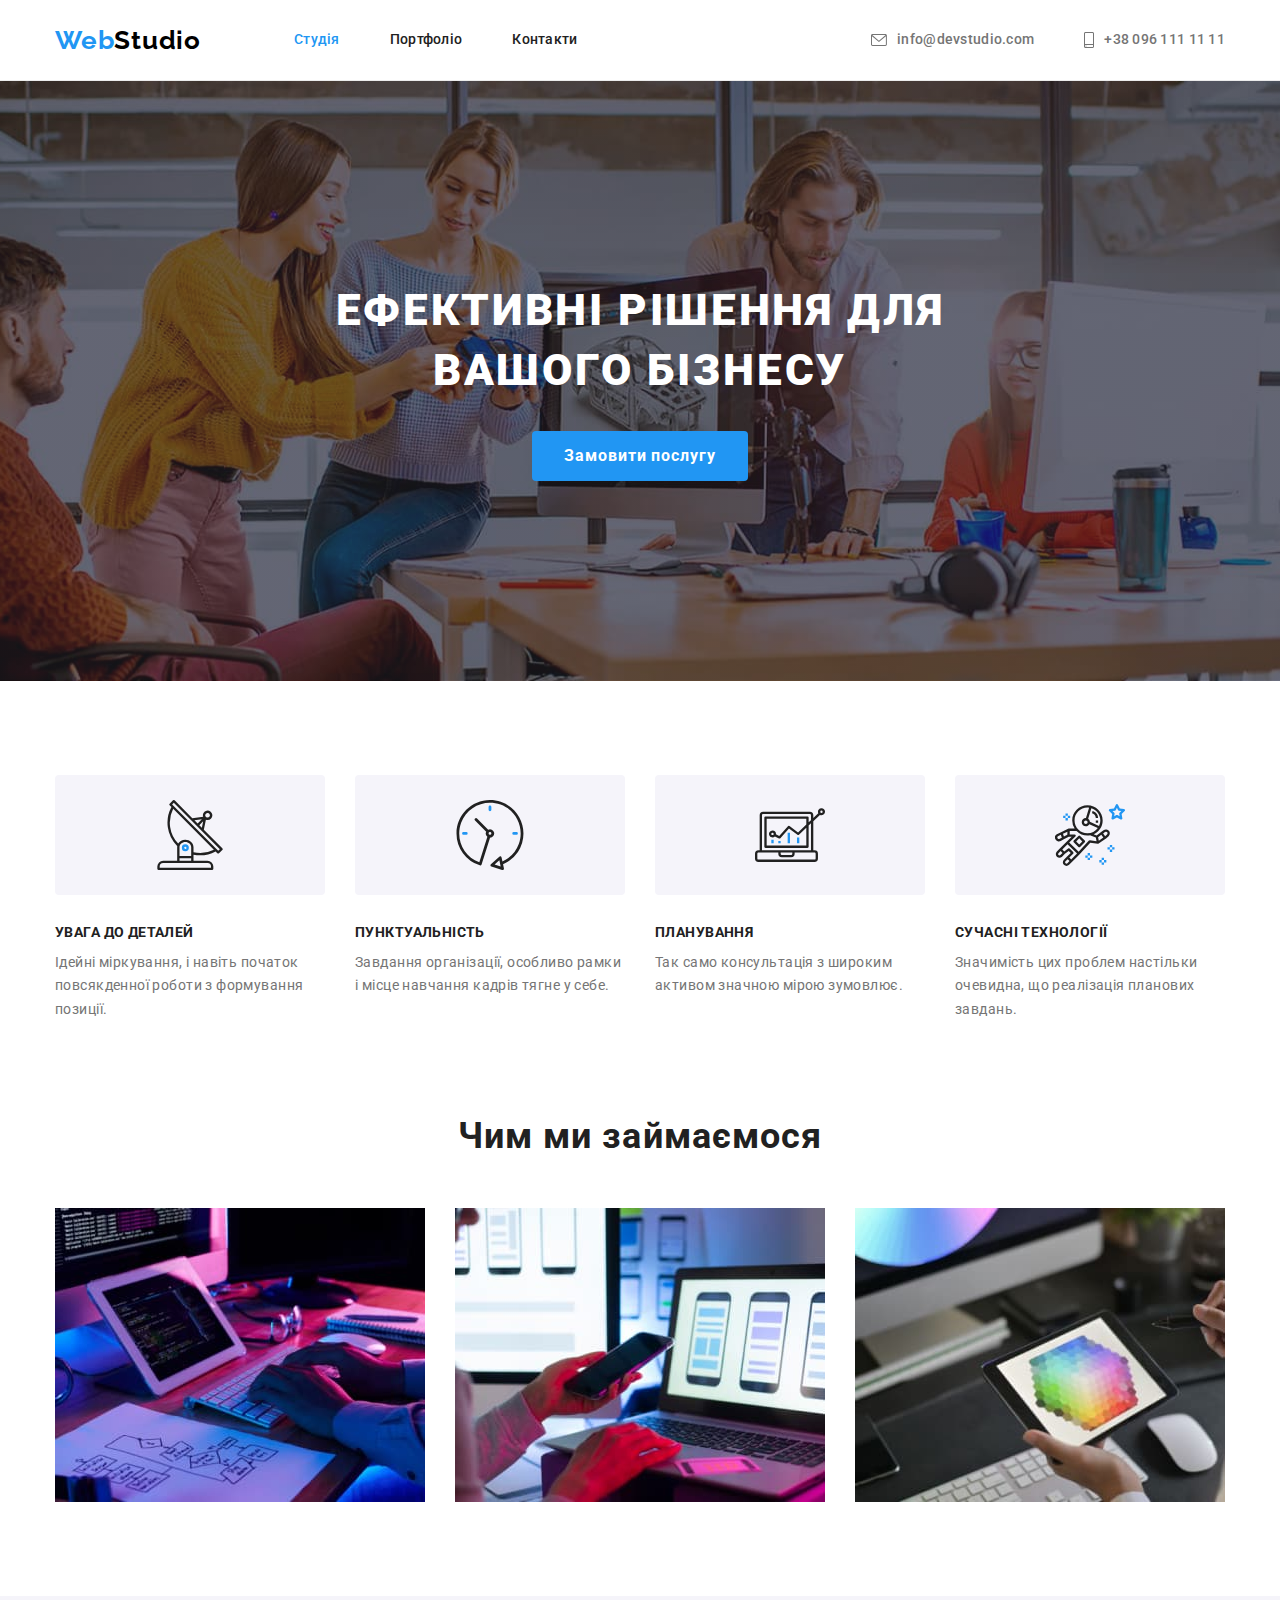
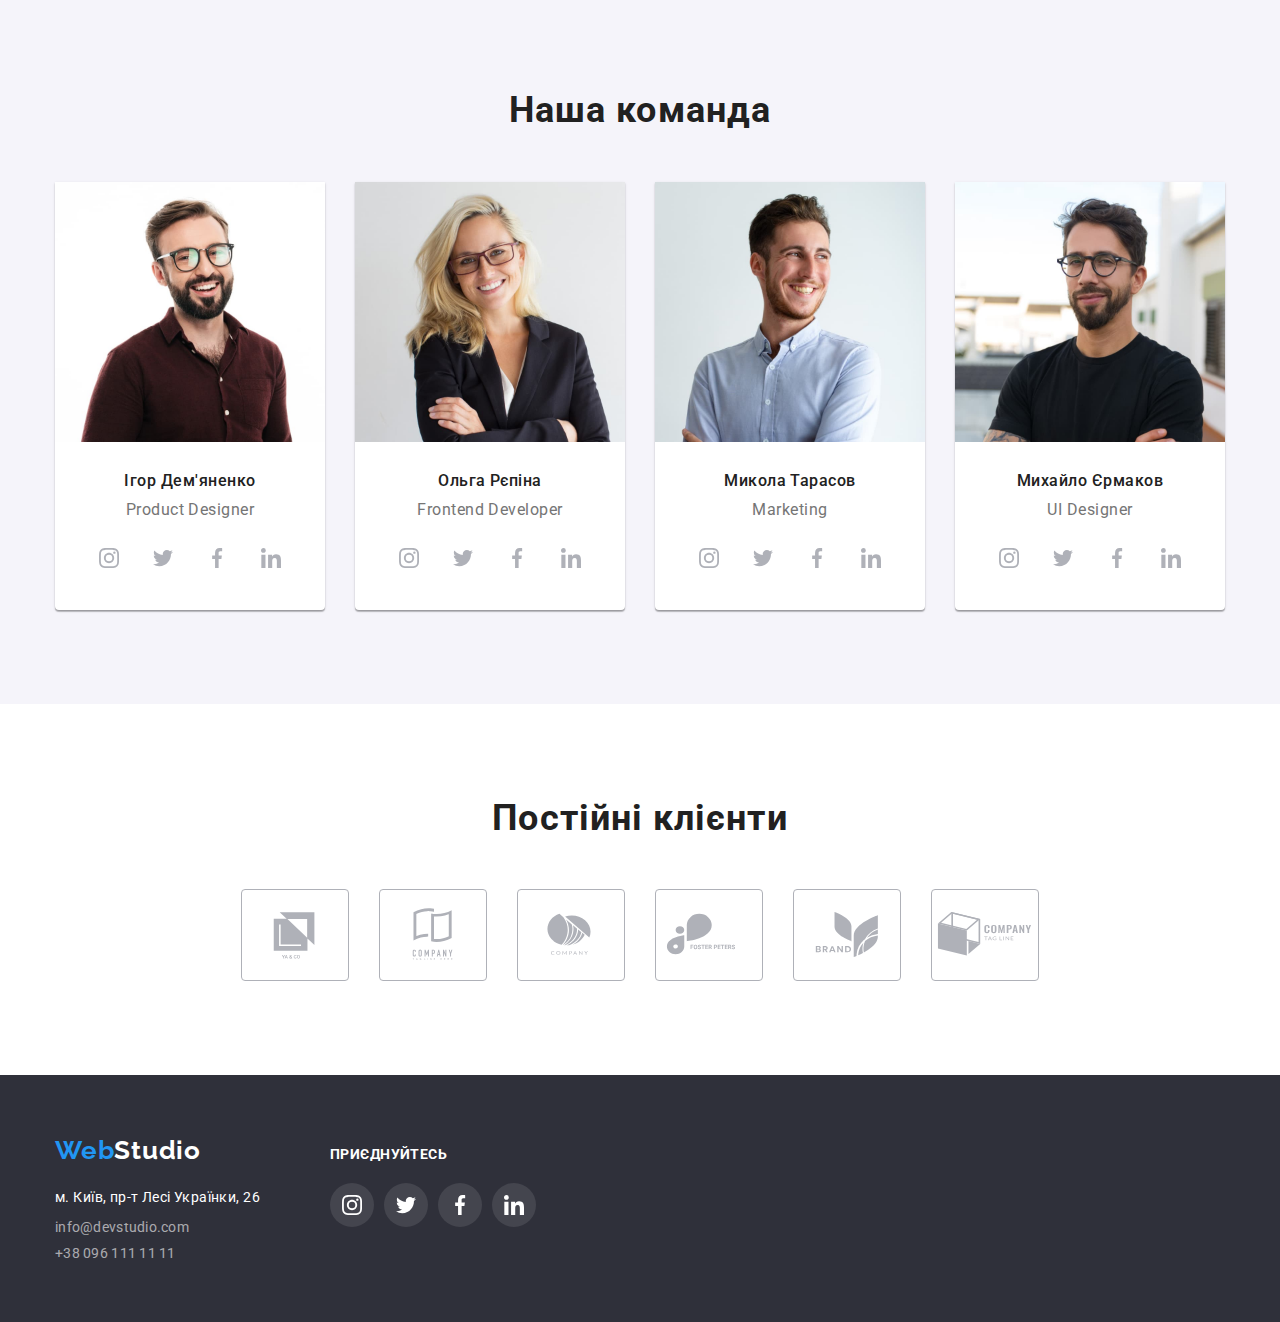
<file: index.html>
<!DOCTYPE html>
<html lang="uk">
  <head>
    <meta charset="UTF-8" />
    <meta http-equiv="X-UA-Compatible" content="IE=edge" />
    <meta name="viewport" content="width=device-width, initial-scale=1.0" />
    <title>Студія</title>
    <link rel="preconnect" href="https://fonts.googleapis.com" />
    <link rel="preconnect" href="https://fonts.gstatic.com" crossorigin />
    <link
      href="https://fonts.googleapis.com/css2?family=Raleway:wght@700&family=Roboto:wght@400;500;700;900&display=swap"
      rel="stylesheet"
    />
    <link
      rel="stylesheet"
      href="https://cdnjs.cloudflare.com/ajax/libs/modern-normalize/1.1.0/modern-normalize.min.css"
    />
    <link rel="stylesheet" href="./css/styles.css" />
  </head>
  <body class="page">
    <header class="page-header">
      <div class="container">
        <div class="header-container">
          <nav class="header-nav">
            <a href="./index.html" class="logo link">Web<span class="logo-black">Studio</span></a>
            <ul class="site-nav list">
              <li class="site-nav-item">
                <a href="./index.html" class="site-nav-link current">Студія</a>
              </li>
              <li class="site-nav-item">
                <a href="./portfolio.html" class="site-nav-link">Портфоліо</a>
              </li>
              <li class="site-nav-item">
                <a href="" class="site-nav-link">Контакти</a>
              </li>
            </ul>
          </nav>
          <ul class="contact list">
            <li class="contact-item">
              <a href="mailto:info@devstudio.com" class="contact-link">
                <svg class="contact-icon" width="16px" height="12px">
                  <use href="./images/icons.svg#icon-envelope"></use>
                </svg>
                info@devstudio.com
              </a>
            </li>
            <li class="contact-item">
              <a href="tel:+380961111111" class="contact-link">
                <svg class="contact-icon" width="10px" height="16px">
                  <use href="./images/icons.svg#icon-smartphone"></use>
                </svg>
                +38 096 111 11 11</a
              >
            </li>
          </ul>
        </div>
      </div>
    </header>
    <main>
      <section class="section-hero">
        <div class="container">
          <h1 class="hero-title">Ефективні рішення для вашого бізнесу</h1>
          <button type="button" class="button-primary">Замовити послугу</button>
        </div>
      </section>
      <section class="section">
        <div class="container">
          <h2 class="visually-hidden">Наші переваги</h2>
          <ul class="list preferecces-list">
            <li class="preferences-item">
              <div class="preferences-item-img">
                <svg width="70" height="70">
                  <use href="./images/icons.svg#icon-antenna"></use>
                </svg>
              </div>
              <h3 class="preferences-title">Увага до деталей</h3>
              <p class="preferences-text">
                Ідейні міркування, і навіть початок повсякденної роботи з формування позиції.
              </p>
            </li>
            <li class="preferences-item">
              <div class="preferences-item-img">
                <svg width="70" height="70">
                  <use href="./images/icons.svg#icon-clock"></use>
                </svg>
              </div>
              <h3 class="preferences-title">Пунктуальність</h3>
              <p class="preferences-text">
                Завдання організації, особливо рамки і місце навчання кадрів тягне у себе.
              </p>
            </li>
            <li class="preferences-item">
              <div class="preferences-item-img">
                <svg width="70" height="70">
                  <use href="./images/icons.svg#icon-diagram"></use>
                </svg>
              </div>
              <h3 class="preferences-title">Планування</h3>
              <p class="preferences-text">
                Так само консультація з широким активом значною мірою зумовлює.
              </p>
            </li>
            <li class="preferences-item">
              <div class="preferences-item-img">
                <svg width="70" height="70">
                  <use href="./images/icons.svg#icon-astronaut"></use>
                </svg>
              </div>
              <h3 class="preferences-title">Сучасні технології</h3>
              <p class="preferences-text">
                Значимість цих проблем настільки очевидна, що реалізація планових завдань.
              </p>
            </li>
          </ul>
        </div>
      </section>
      <section class="section section-work">
        <div class="container">
          <h2 class="work-header">Чим ми займаємося</h2>
          <ul class="list list-work">
            <li class="work-item">
              <img
                src="./images/writting_code.jpg"
                alt="Руки друкують код на клавіатурі з планшетом"
                width="370"
              />
            </li>
            <li class="work-item">
              <img
                src="./images/design_layout.jpg"
                alt="Вибір дизайну макета для смартфона"
                width="370"
              />
            </li>
            <li class="work-item">
              <img src="./images/color_choice.jpg" alt="Вибір кольору на планшеті" width="370" />
            </li>
          </ul>
        </div>
      </section>
      <section class="section section-team">
        <div class="container">
          <h2 class="team-header">Наша команда</h2>
          <ul class="list team-list">
            <li class="team-item">
              <img
                class="image-team"
                src="./images/product_designer.jpg"
                alt="Дизайнер продукту"
                width="270"
              />
              <div class="team-content">
                <h3 class="team-title">Ігор Дем'яненко</h3>
                <p class="team-text" lang="en">Product Designer</p>
                <ul class="list team-social-list">
                  <li class="team-social-item">
                    <a class="link team-social-link" href=""
                      ><svg width="20" height="20">
                        <use href="./images/icons.svg#icon-instagram"></use>
                      </svg>
                    </a>
                  </li>
                  <li class="team-social-item">
                    <a class="link team-social-link" href="">
                      <svg width="20" height="20">
                        <use href="./images/icons.svg#icon-twitter"></use>
                      </svg>
                    </a>
                  </li>
                  <li class="team-social-item">
                    <a class="link team-social-link" href="">
                      <svg width="20" height="20">
                        <use href="./images/icons.svg#icon-facebook"></use>
                      </svg>
                    </a>
                  </li>
                  <li class="team-social-item">
                    <a class="link team-social-link" href="">
                      <svg width="20" height="20">
                        <use href="./images/icons.svg#icon-linkedin"></use>
                      </svg>
                    </a>
                  </li>
                </ul>
              </div>
            </li>
            <li class="team-item">
              <img
                class="image-team"
                src="./images/frontend_developer.jpg"
                alt="Фронтенд розробник"
                width="270"
              />
              <div class="team-content">
                <h3 class="team-title">Ольга Рєпіна</h3>
                <p class="team-text" lang="en">Frontend Developer</p>
                <ul class="list team-social-list">
                  <li class="team-social-item">
                    <a class="link team-social-link" href=""
                      ><svg width="20" height="20">
                        <use href="./images/icons.svg#icon-instagram"></use>
                      </svg>
                    </a>
                  </li>
                  <li class="team-social-item">
                    <a class="link team-social-link" href="">
                      <svg width="20" height="20">
                        <use href="./images/icons.svg#icon-twitter"></use>
                      </svg>
                    </a>
                  </li>
                  <li class="team-social-item">
                    <a class="link team-social-link" href="">
                      <svg width="20" height="20">
                        <use href="./images/icons.svg#icon-facebook"></use>
                      </svg>
                    </a>
                  </li>
                  <li class="team-social-item">
                    <a class="link team-social-link" href="">
                      <svg width="20" height="20">
                        <use href="./images/icons.svg#icon-linkedin"></use>
                      </svg>
                    </a>
                  </li>
                </ul>
              </div>
            </li>
            <li class="team-item">
              <img class="image-team" src="./images/marketing.jpg" alt="Маркетолог" width="270" />
              <div class="team-content">
                <h3 class="team-title">Микола Тарасов</h3>
                <p class="team-text" lang="en">Marketing</p>
                <ul class="list team-social-list">
                  <li class="team-social-item">
                    <a class="link team-social-link" href=""
                      ><svg width="20" height="20">
                        <use href="./images/icons.svg#icon-instagram"></use>
                      </svg>
                    </a>
                  </li>
                  <li class="team-social-item">
                    <a class="link team-social-link" href="">
                      <svg width="20" height="20">
                        <use href="./images/icons.svg#icon-twitter"></use>
                      </svg>
                    </a>
                  </li>
                  <li class="team-social-item">
                    <a class="link team-social-link" href="">
                      <svg width="20" height="20">
                        <use href="./images/icons.svg#icon-facebook"></use>
                      </svg>
                    </a>
                  </li>
                  <li class="team-social-item">
                    <a class="link team-social-link" href="">
                      <svg width="20" height="20">
                        <use href="./images/icons.svg#icon-linkedin"></use>
                      </svg>
                    </a>
                  </li>
                </ul>
              </div>
            </li>
            <li class="team-item">
              <img
                class="image-team"
                src="./images/ui_designer.jpg"
                alt="дизайнер інтерфейсу"
                width="270"
              />
              <div class="team-content">
                <h3 class="team-title">Михайло Єрмаков</h3>
                <p class="team-text" lang="en">UI Designer</p>
                <ul class="list team-social-list">
                  <li class="team-social-item">
                    <a class="link team-social-link" href=""
                      ><svg width="20" height="20">
                        <use href="./images/icons.svg#icon-instagram"></use>
                      </svg>
                    </a>
                  </li>
                  <li class="team-social-item">
                    <a class="link team-social-link" href="">
                      <svg width="20" height="20">
                        <use href="./images/icons.svg#icon-twitter"></use>
                      </svg>
                    </a>
                  </li>
                  <li class="team-social-item">
                    <a class="link team-social-link" href="">
                      <svg width="20" height="20">
                        <use href="./images/icons.svg#icon-facebook"></use>
                      </svg>
                    </a>
                  </li>
                  <li class="team-social-item">
                    <a class="link team-social-link" href="">
                      <svg width="20" height="20">
                        <use href="./images/icons.svg#icon-linkedin"></use>
                      </svg>
                    </a>
                  </li>
                </ul>
              </div>
            </li>
          </ul>
        </div>
      </section>
      <section class="section">
        <div class="container">
          <h2 class="clients-header">Постійні клієнти</h2>
          <ul class="list list-clients">
            <li class="item-clients">
              <a class="link link-clients" href="">
                <svg width="106" height="60">
                  <use href="./images/icons.svg#icon-logo-yaco"></use>
                </svg>
              </a>
            </li>
            <li class="item-clients">
              <a class="link link-clients" href="">
                <svg width="106" height="60">
                  <use href="./images/icons.svg#icon-logo-tag-line-here"></use>
                </svg>
              </a>
            </li>
            <li class="item-clients">
              <a class="link link-clients" href="">
                <svg width="106" height="60">
                  <use href="./images/icons.svg#icon-logo-company"></use>
                </svg>
              </a>
            </li>
            <li class="item-clients">
              <a class="link link-clients" href="">
                <svg width="106" height="60">
                  <use href="./images/icons.svg#icon-logo-foster-peters"></use>
                </svg>
              </a>
            </li>
            <li class="item-clients">
              <a class="link link-clients" href="">
                <svg width="106" height="60">
                  <use href="./images/icons.svg#icon-logo-brand"></use>
                </svg>
              </a>
            </li>
            <li class="item-clients">
              <a class="link link-clients" href="">
                <svg width="106" height="60">
                  <use href="./images/icons.svg#icon-logo-tag-line"></use>
                </svg>
              </a>
            </li>
          </ul>
        </div>
      </section>
    </main>
    <footer class="footer">
      <div class="container footer-container">
        <div class="footer-contact">
          <a href="./index.html" class="logo link logo-footer"
            >Web<span class="logo-white">Studio</span></a
          >
          <address>
            <ul class="list-address">
              <li class="list-address-item">
                <a
                  href="https://bit.ly/3xHQmJ1"
                  target="_blank"
                  rel="noopener noreferrer nofollow"
                  class="address-link"
                  >м. Київ, пр-т Лесі Українки, 26</a
                >
              </li>
              <li class="list-address-item">
                <a href="mailto:info@devstudio.com" class="contact-link-footer"
                  >info@devstudio.com</a
                >
              </li>
              <li class="list-address-item">
                <a href="tel:+380961111111" class="contact-link-footer">+38 096 111 11 11</a>
              </li>
            </ul>
          </address>
        </div>
        <div class="footer-social">
          <h2 class="footer-header">Приєднуйтесь</h2>
          <ul class="list footer-social-list">
            <li class="footer-social-item">
              <a class="link footer-social-link" href=""
                ><svg width="20" height="20">
                  <use href="./images/icons.svg#icon-instagram"></use>
                </svg>
              </a>
            </li>
            <li class="footer-social-item">
              <a class="link footer-social-link" href="">
                <svg width="20" height="20">
                  <use href="./images/icons.svg#icon-twitter"></use>
                </svg>
              </a>
            </li>
            <li class="footer-social-item">
              <a class="link footer-social-link" href="">
                <svg width="20" height="20">
                  <use href="./images/icons.svg#icon-facebook"></use>
                </svg>
              </a>
            </li>
            <li class="footer-social-item">
              <a class="link footer-social-link" href="">
                <svg width="20" height="20">
                  <use href="./images/icons.svg#icon-linkedin"></use>
                </svg>
              </a>
            </li>
          </ul>
        </div>
      </div>
    </footer>
  </body>
</html>
</file>
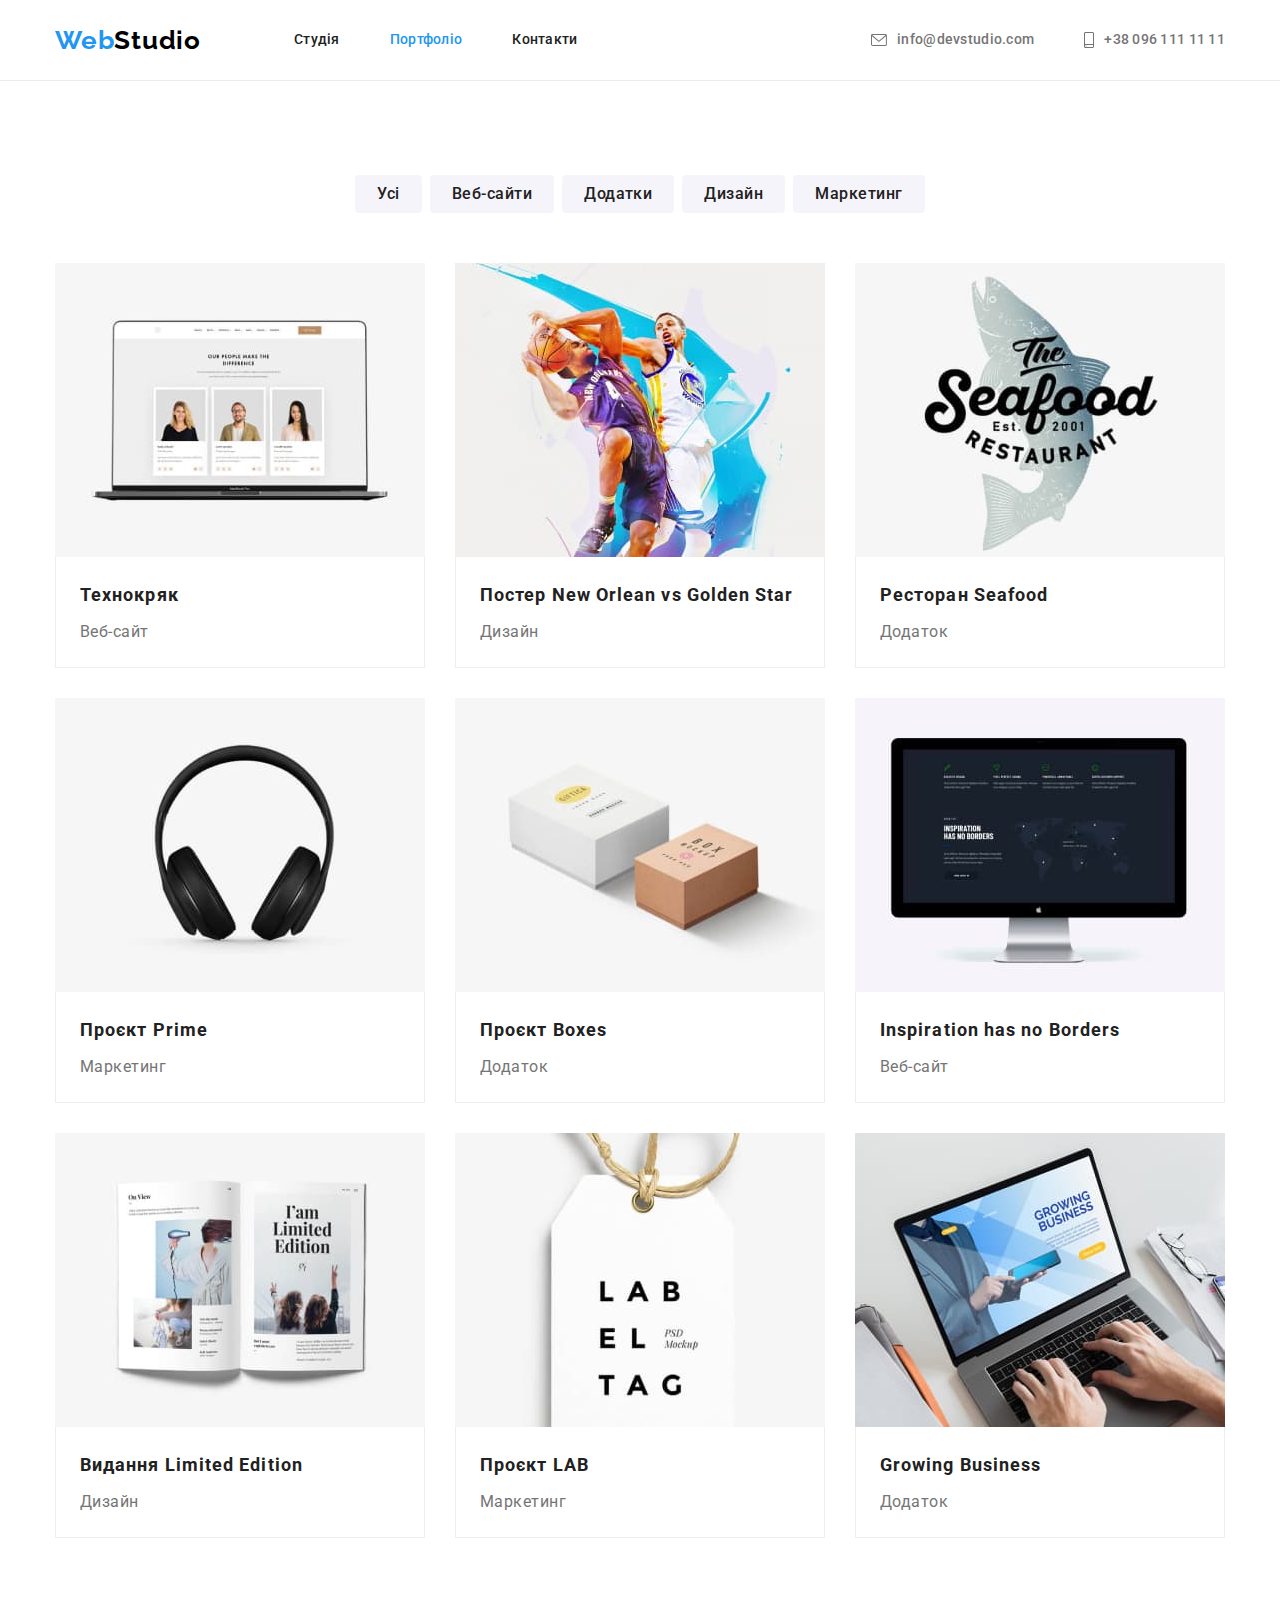
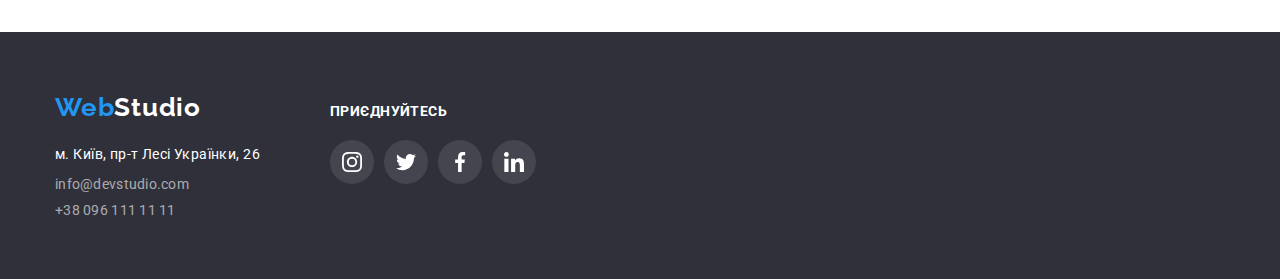
<file: portfolio.html>
<!DOCTYPE html>
<html lang="uk">
  <head>
    <meta charset="UTF-8" />
    <meta http-equiv="X-UA-Compatible" content="IE=edge" />
    <meta name="viewport" content="width=device-width, initial-scale=1.0" />
    <title>Студія</title>
    <link rel="preconnect" href="https://fonts.googleapis.com" />
    <link rel="preconnect" href="https://fonts.gstatic.com" crossorigin />
    <link
      href="https://fonts.googleapis.com/css2?family=Raleway:wght@700&family=Roboto:wght@400;500;700;900&display=swap"
      rel="stylesheet"
    />
    <link
      rel="stylesheet"
      href="https://cdnjs.cloudflare.com/ajax/libs/modern-normalize/1.1.0/modern-normalize.min.css"
    />
    <link rel="stylesheet" href="./css/styles.css" />
  </head>
  <body class="page">
    <header class="page-header">
      <div class="container">
        <div class="header-container">
          <nav class="header-nav">
            <a href="./index.html" class="logo link">Web<span class="logo-black">Studio</span></a>
            <ul class="site-nav list">
              <li class="site-nav-item">
                <a href="./index.html" class="site-nav-link">Студія</a>
              </li>
              <li class="site-nav-item">
                <a href="./portfolio.html" class="site-nav-link current">Портфоліо</a>
              </li>
              <li class="site-nav-item">
                <a href="" class="site-nav-link">Контакти</a>
              </li>
            </ul>
          </nav>
          <ul class="contact list">
            <li class="contact-item">
              <a href="mailto:info@devstudio.com" class="contact-link">
                <svg class="contact-icon" width="16px" height="12px">
                  <use href="./images/icons.svg#icon-envelope"></use>
                </svg>
                info@devstudio.com
              </a>
            </li>
            <li class="contact-item">
              <a href="tel:+380961111111" class="contact-link">
                <svg class="contact-icon" width="10px" height="16px">
                  <use href="./images/icons.svg#icon-smartphone"></use>
                </svg>
                +38 096 111 11 11</a
              >
            </li>
          </ul>
        </div>
      </div>
    </header>
    <main>
      <section class="section">
        <div class="container">
          <h1 class="visually-hidden">Портфоліо</h1>
          <ul class="list button-list">
            <li>
              <button class="button-item" type="button">Усі</button>
            </li>
            <li>
              <button class="button-item" type="button">Веб-сайти</button>
            </li>
            <li>
              <button class="button-item" type="button">Додатки</button>
            </li>
            <li>
              <button class="button-item" type="button">Дизайн</button>
            </li>
            <li>
              <button class="button-item" type="button">Маркетинг</button>
            </li>
          </ul>
          <ul class="list portfolio-list">
            <li class="portfolio-item">
              <a class="link portfolio-link" href="">
                <img
                  src="./images/portfolio/tekhnokryak.jpg"
                  alt="Веб-сайт зображений на екрані ноутбука"
                  width="370"
                />
                <div class="portfolio-content">
                  <h2 class="portfolio-title">Технокряк</h2>
                  <p class="portfolio-text">Веб-сайт</p>
                </div>
              </a>
            </li>
            <li class="portfolio-item">
              <a class="link portfolio-link" href="">
                <img
                  src="./images/portfolio/poster.jpg"
                  alt="Два баскетболіста грають з м'ячем в баскетбол"
                  width="370"
                />
                <div class="portfolio-content">
                  <h2 class="portfolio-title">Постер New Orlean vs Golden Star</h2>
                  <p class="portfolio-text">Дизайн</p>
                </div>
              </a>
            </li>
            <li class="portfolio-item">
              <a class="link portfolio-link" href="">
                <img
                  src="./images/portfolio/seafood-restaurant.jpg"
                  alt="Логотип ресторану напис та риба на задньому фоні"
                  width="370"
                />
                <div class="portfolio-content">
                  <h2 class="portfolio-title">Ресторан Seafood</h2>
                  <p class="portfolio-text">Додаток</p>
                </div>
              </a>
            </li>
            <li class="portfolio-item">
              <a class="link portfolio-link" href="">
                <img
                  src="./images/portfolio/project-prime.jpg"
                  alt="Навушники зображені на світло-сірому фоні"
                  width="370"
                />
                <div class="portfolio-content">
                  <h2 class="portfolio-title">Проєкт Prime</h2>
                  <p class="portfolio-text">Маркетинг</p>
                </div>
              </a>
            </li>
            <li class="portfolio-item">
              <a class="link portfolio-link" href="">
                <img
                  src="./images/portfolio/project-boxes.jpg"
                  alt="Біла і бура кортобки з написами зображені на світло-сірому фоні"
                  width="370"
                />
                <div class="portfolio-content">
                  <h2 class="portfolio-title">Проєкт Boxes</h2>
                  <p class="portfolio-text">Додаток</p>
                </div>
              </a>
            </li>
            <li class="portfolio-item">
              <a class="link portfolio-link" href="">
                <img
                  src="./images/portfolio/inspiration-has-no-borders.jpg"
                  alt="На моніторі зображена карта світу і переваги проекту"
                  width="370"
                />
                <div class="portfolio-content">
                  <h2 class="portfolio-title" lang="en">Inspiration has no Borders</h2>
                  <p class="portfolio-text">Веб-сайт</p>
                </div>
              </a>
            </li>
            <li class="portfolio-item">
              <a class="link portfolio-link" href="">
                <img
                  src="./images/portfolio/limited-edition.jpg"
                  alt="Журнал в розгорнутому вигляді на світло-сірому фоні"
                  width="370"
                />
                <div class="portfolio-content">
                  <h2 class="portfolio-title">Видання Limited Edition</h2>
                  <p class="portfolio-text">Дизайн</p>
                </div>
              </a>
            </li>
            <li class="portfolio-item">
              <a class="link portfolio-link" href="">
                <img
                  src="./images/portfolio/project-lab.jpg"
                  alt="Бірка з написом зображена сірому фоні"
                  width="370"
                />
                <div class="portfolio-content">
                  <h2 class="portfolio-title">Проєкт LAB</h2>
                  <p class="portfolio-text">Маркетинг</p>
                </div>
              </a>
            </li>
            <li class="portfolio-item">
              <a class="link portfolio-link" href="">
                <img
                  src="./images/portfolio/growing-business.jpg"
                  alt="Веб-сайт на екрані ноутбука і руки на клавіатурі"
                  width="370"
                />
                <div class="portfolio-content">
                  <h2 class="portfolio-title" lang="en">Growing Business</h2>
                  <p class="portfolio-text">Додаток</p>
                </div>
              </a>
            </li>
          </ul>
        </div>
      </section>
    </main>
    <footer class="footer">
      <div class="container footer-container">
        <div class="footer-contact">
          <a href="./index.html" class="logo link logo-footer"
            >Web<span class="logo-white">Studio</span></a
          >
          <address>
            <ul class="list-address">
              <li class="list-address-item">
                <a
                  href="https://bit.ly/3xHQmJ1"
                  target="_blank"
                  rel="noopener noreferrer nofollow"
                  class="address-link"
                  >м. Київ, пр-т Лесі Українки, 26</a
                >
              </li>
              <li class="list-address-item">
                <a href="mailto:info@devstudio.com" class="contact-link-footer"
                  >info@devstudio.com</a
                >
              </li>
              <li class="list-address-item">
                <a href="tel:+380961111111" class="contact-link-footer">+38 096 111 11 11</a>
              </li>
            </ul>
          </address>
        </div>
        <div class="footer-social">
          <h2 class="footer-header">Приєднуйтесь</h2>
          <ul class="list footer-social-list">
            <li class="footer-social-item">
              <a class="link footer-social-link" href=""
                ><svg width="20" height="20">
                  <use href="./images/icons.svg#icon-instagram"></use>
                </svg>
              </a>
            </li>
            <li class="footer-social-item">
              <a class="link footer-social-link" href="">
                <svg width="20" height="20">
                  <use href="./images/icons.svg#icon-twitter"></use>
                </svg>
              </a>
            </li>
            <li class="footer-social-item">
              <a class="link footer-social-link" href="">
                <svg width="20" height="20">
                  <use href="./images/icons.svg#icon-facebook"></use>
                </svg>
              </a>
            </li>
            <li class="footer-social-item">
              <a class="link footer-social-link" href="">
                <svg width="20" height="20">
                  <use href="./images/icons.svg#icon-linkedin"></use>
                </svg>
              </a>
            </li>
          </ul>
        </div>
      </div>
    </footer>
  </body>
</html>
</file>
<file: css/styles.css>
:root {
  --primary-background-color: #2f303a;
  --secondary-background-color: #f5f4fa;
  --primary-text-color: #757575;
  --title-text-color: #212121;
  --focus-color: #2196f3;
  --primary-white-color: #ffffff;
  --primary-black-color: #000000;
  --translucent-black-color: rgba(255, 255, 255, 0.6);
  --primary-svg-color: #AFB1B8;
}
.page {
  background-color: var(--primary-white-color);
  color: var(--primary-text-color);
  font-family: 'Roboto', 'Times New Roman', sans-serif;
  font-size: 14px;
}
.list {
  list-style: none;
}
.link {
  text-decoration: none;
}
.visually-hidden {
  position: absolute;
  white-space: nowrap;
  width: 1px;
  height: 1px;
  overflow: hidden;
  border: 0;
  padding: 0;
  clip: rect(0 0 0 0);
  clip-path: inset(50%);
  margin: -1px;
}
h1,
h2,
h3,
h4,
h5,
h6,
p,
ul {
  padding: 0;
  margin: 0;
}
img {
  display: block;
  max-width: 100%;
  height: auto;
}
.container {
  max-width: 1200px;
  padding: 0 15px;
  margin-left: auto;
  margin-right: auto;
}
.section {
  padding: 94px 0;
}
/* logo */
.logo {
  color: var(--focus-color);
  font-family: 'Raleway';
  font-weight: 700;
  font-size: 26px;
  line-height: 1.19;
  letter-spacing: 0.03em;
}
.logo-black {
  color: var(--primary-black-color);
}
.logo-white {
  color: var(--primary-white-color);
}
/* end Logo */
/* header */
.page-header {
  border-bottom: 1px solid #ececec;
}
.header-container {
  display: flex;
  justify-content: space-between;
  align-items: center;
}
.header-nav {
  display: flex;
  align-items: center;
  gap: 93px;
}
.site-nav {
  display: flex;
  gap: 50px;
}
.site-nav-link {
  display: block;
  padding: 32px 0;

  color: var(--title-text-color);
  font-weight: 500;
  line-height: 1.14;
  letter-spacing: 0.02em;
  text-decoration: none;
}
.site-nav-link:hover,
.site-nav-link:focus {
  color: var(--focus-color);
}
.site-nav-link.current {
  color: var(--focus-color);
}
.contact {
  display: flex;
  align-items: center;
  gap: 50px;
}
.contact-link {
  display: flex;
  gap: 10px;
  padding: 32px 0;
  align-items: center;

  color: var(--primary-text-color);
  font-weight: 500;
  line-height: 1.14;
  letter-spacing: 0.02em;
  text-decoration: none;
}
.contact-icon {
  fill: currentColor;
}
.contact-link:hover,
.contact-link:focus {
  color: var(--focus-color);
}
/* end header */
/* styles index.html */
.section-hero {
  background-color: var(--primary-background-color);
  margin-left: auto;
  margin-right: auto;
  padding: 200px 0;
  max-width: 1600px;
  text-align: center;
  background-image: linear-gradient(rgba(47, 48, 58, 0.4), rgba(47, 48, 58, 0.4)), url(../images/img-hero.jpg);
  background-repeat: no-repeat;
  background-position: center;
}
.hero-title {
  max-width: 696px;
  margin-left: auto;
  margin-right: auto;
  margin-bottom: 30px;

  color: var(--primary-white-color);
  font-weight: 900;
  font-size: 44px;
  line-height: 1.36;
  letter-spacing: 0.06em;
  text-transform: uppercase;
}
.button-primary {
  padding: 10px 32px;
  margin: 0 auto;

  color: var(--primary-white-color);
  font-family: inherit;
  font-weight: 700;
  font-size: 16px;
  line-height: 1.87;
  letter-spacing: 0.06em;
  background-color: var(--focus-color);
  cursor: pointer;
  border: 0;
  border-radius: 4px;
}
.button-primary:hover,
.button-primary:focus {
  background-color: var(--focus-color);
  box-shadow: 0px 4px 4px rgba(0, 0, 0, 0.15);
  border-radius: 4px;
}
.preferecces-list {
  display: flex;
  flex-basis: calc((100% - 90px) / 4);
  gap: 30px;
}
.preferences-item-img {
  display: flex;
  align-items: center;
  justify-content: center;
  width: 270px;
  height: 120px;
  margin-bottom: 30px;
  background-color: var(--secondary-background-color);
  border-radius: 4px;
}
.preferences-title {
  margin-bottom: 10px;

  color: var(--title-text-color);
  font-weight: 700;
  font-size: 14px;
  line-height: 1.14;
  letter-spacing: 0.03em;
  text-transform: uppercase;
}
.preferences-text {
  line-height: 1.71;
  letter-spacing: 0.03em;
}
.section-work {
  padding-top: 0;
}
.work-header {
  margin-bottom: 50px;

  color: var(--title-text-color);
  font-weight: 700;
  font-size: 36px;
  line-height: 1.16;
  letter-spacing: 0.03em;
  text-align: center;
}
.list-work {
  display: flex;
  flex-basis: calc((100% - 60px) / 3);
  gap: 30px;
}
.section-team {
  background-color: var(--secondary-background-color);
}
.team-header {
  margin-bottom: 50px;

  color: var(--title-text-color);
  font-weight: 700;
  font-size: 36px;
  line-height: 1.16;
  letter-spacing: 0.03em;
  text-align: center;
}
.team-list {
  display: flex;
  flex-basis: calc((100% - 90px) / 4);
  gap: 30px;
}
.team-item {
  background-color: var(--primary-white-color);
  box-shadow: 0px 1px 3px rgba(0, 0, 0, 0.12), 0px 1px 1px rgba(0, 0, 0, 0.14),
    0px 2px 1px rgba(0, 0, 0, 0.2);
  border-radius: 0px 0px 4px 4px;
}
.team-content {
  padding: 30px 0;
  text-align: center;
}
.team-title {
  margin-bottom: 10px;

  color: var(--title-text-color);
  font-weight: 500;
  font-size: 16px;
  line-height: 1.18;
  letter-spacing: 0.03em;
}
.team-text {
  font-size: 16px;
  line-height: 1.18;
  letter-spacing: 0.03em;
}
.team-social-list {
  display: flex;
  align-items: center;
  justify-content: center;
  gap: 10px;
  margin-top: 16px;
}
.team-social-item {
  width: 44px;
  height: 44px;
}
.team-social-link {
  display: flex;
  align-items: center;
  justify-content: center;
  width: 100%;
  height: 100%;
  fill: var(--primary-svg-color);
  border-radius: 50%;
}
.team-social-link:hover, 
.team-social-link:focus {
  fill: var(--primary-white-color);
  background-color: var(--focus-color);
}
.clients-header {
  margin-bottom: 50px;
  color: var(--title-text-color);
  font-weight: 700;
  font-size: 36px;
  line-height: 1.16;
  letter-spacing: 0.03em;
  text-align: center;
}
.list-clients {
  display: flex;
  align-items: center;
  justify-content: center;
  gap: 30px;
}
.item-clients {
  width: calc((100%-150)/6);
  height: 92px;
}
.link-clients {
  display: flex;
  align-items: center;
  justify-content: center;
  width: 100%;
  height: 100%;
  fill: var(--primary-svg-color);
  border: 1px solid var(--primary-svg-color);
  border-radius: 4px;
}
.link-clients:hover, .link-clients:focus {
  fill: var(--focus-color);
  border: 1px solid var(--focus-color);
  border-radius: 4px;
}
/* end styles index.html */
/* styles portfolio.html */
.button-list {
  display: flex;
  justify-content: center;
  gap: 8px;
  margin-bottom: 50px;
}
.button-item {
  padding: 6px 22px;

  color: var(--title-text-color);
  font-family: inherit;
  font-weight: 500;
  font-size: 16px;
  line-height: 1.62;
  letter-spacing: 0.03em;
  background-color: var(--secondary-background-color);
  cursor: pointer;
  border: 0;
  border-radius: 4px;
}
.button-item:hover,
.button-item:focus {
  background-color: var(--focus-color);
  color: var(--primary-white-color);
  font-weight: 500;
  font-size: 16px;
  line-height: 1.62;
  letter-spacing: 0.03em;
  box-shadow: 0px 3px 1px rgba(0, 0, 0, 0.1), 0px 1px 2px rgba(0, 0, 0, 0.08),
    0px 2px 2px rgba(0, 0, 0, 0.12);
  border-radius: 4px;
}
.portfolio-list {
  display: flex;
  flex-wrap: wrap;
}

.portfolio-item {
  margin-right: 30px;
  margin-bottom: 30px;
}
.portfolio-item:nth-child(3n) {
  margin-right: 0;
}
.portfolio-item:nth-last-child(-n + 3) {
  margin-bottom: 0;
}
.portfolio-link:hover, 
.portfolio-link:focus {
  display: block;
  box-shadow: 0px 1px 1px rgba(0, 0, 0, 0.12), 0px 4px 4px rgba(0, 0, 0, 0.06), 1px 4px 6px rgba(0, 0, 0, 0.16);
}
.portfolio-content {
  padding: 20px 24px;
  border: 1px solid #eeeeee;
  border-top: none;
}
.portfolio-title {
  margin-bottom: 4px;

  color: var(--title-text-color);
  font-weight: 700;
  font-size: 18px;
  line-height: 2;
  letter-spacing: 0.06em;
}
.portfolio-text {
  color: var(--primary-text-color);
  font-size: 16px;
  line-height: 1.88;
  letter-spacing: 0.03em;
}
/* end styles portfolio.html */
/* footer */
.footer {
  background-color: var(--primary-background-color);
  padding: 60px 0;
}
.footer-container {
  display: flex;
  align-items: baseline;
  gap: 70px;
}
.list-address {
  font-style: normal;
  list-style: none;
}
.logo-footer {
  display: block;
  margin-bottom: 20px;
}
.address-link {
  color: var(--primary-white-color);
  line-height: 1.71;
  letter-spacing: 0.03em;
  text-decoration: none;
}
.list-address-item {
  margin-bottom: 9px;
}
.list-address-item:last-child {
  margin-bottom: 0;
}
.contact-link-footer {
  color: var(--translucent-black-color);
  line-height: 1.14;
  letter-spacing: 0.02em;
  text-decoration: none;
}
.contact-link-footer:hover,
.contact-link-footer:focus {
  color: var(--focus-color);
}
.footer-header {
  margin-bottom: 20px;

  font-weight: 700;
  font-size: 14px;
  line-height: 1.14;
  letter-spacing: 0.03em;
  text-transform: uppercase;
  color: var(--primary-white-color);
}
.footer-social-list {
  display: flex;
  align-items: center;
  justify-content: center;
  gap: 10px;
}
.footer-social-item {
  width: 44px;
  height: 44px;
}
.footer-social-link {
  display: flex;
  align-items: center;
  justify-content: center;
  width: 100%;
  height: 100%;
  fill: var(--primary-white-color);
  background: rgba(255, 255, 255, 0.1);
  border-radius: 50%;
}
.footer-social-link:hover, 
.footer-social-link:focus {
  fill: var(--primary-white-color);
  background-color: var(--focus-color);
}
/* end footer *
</file>
